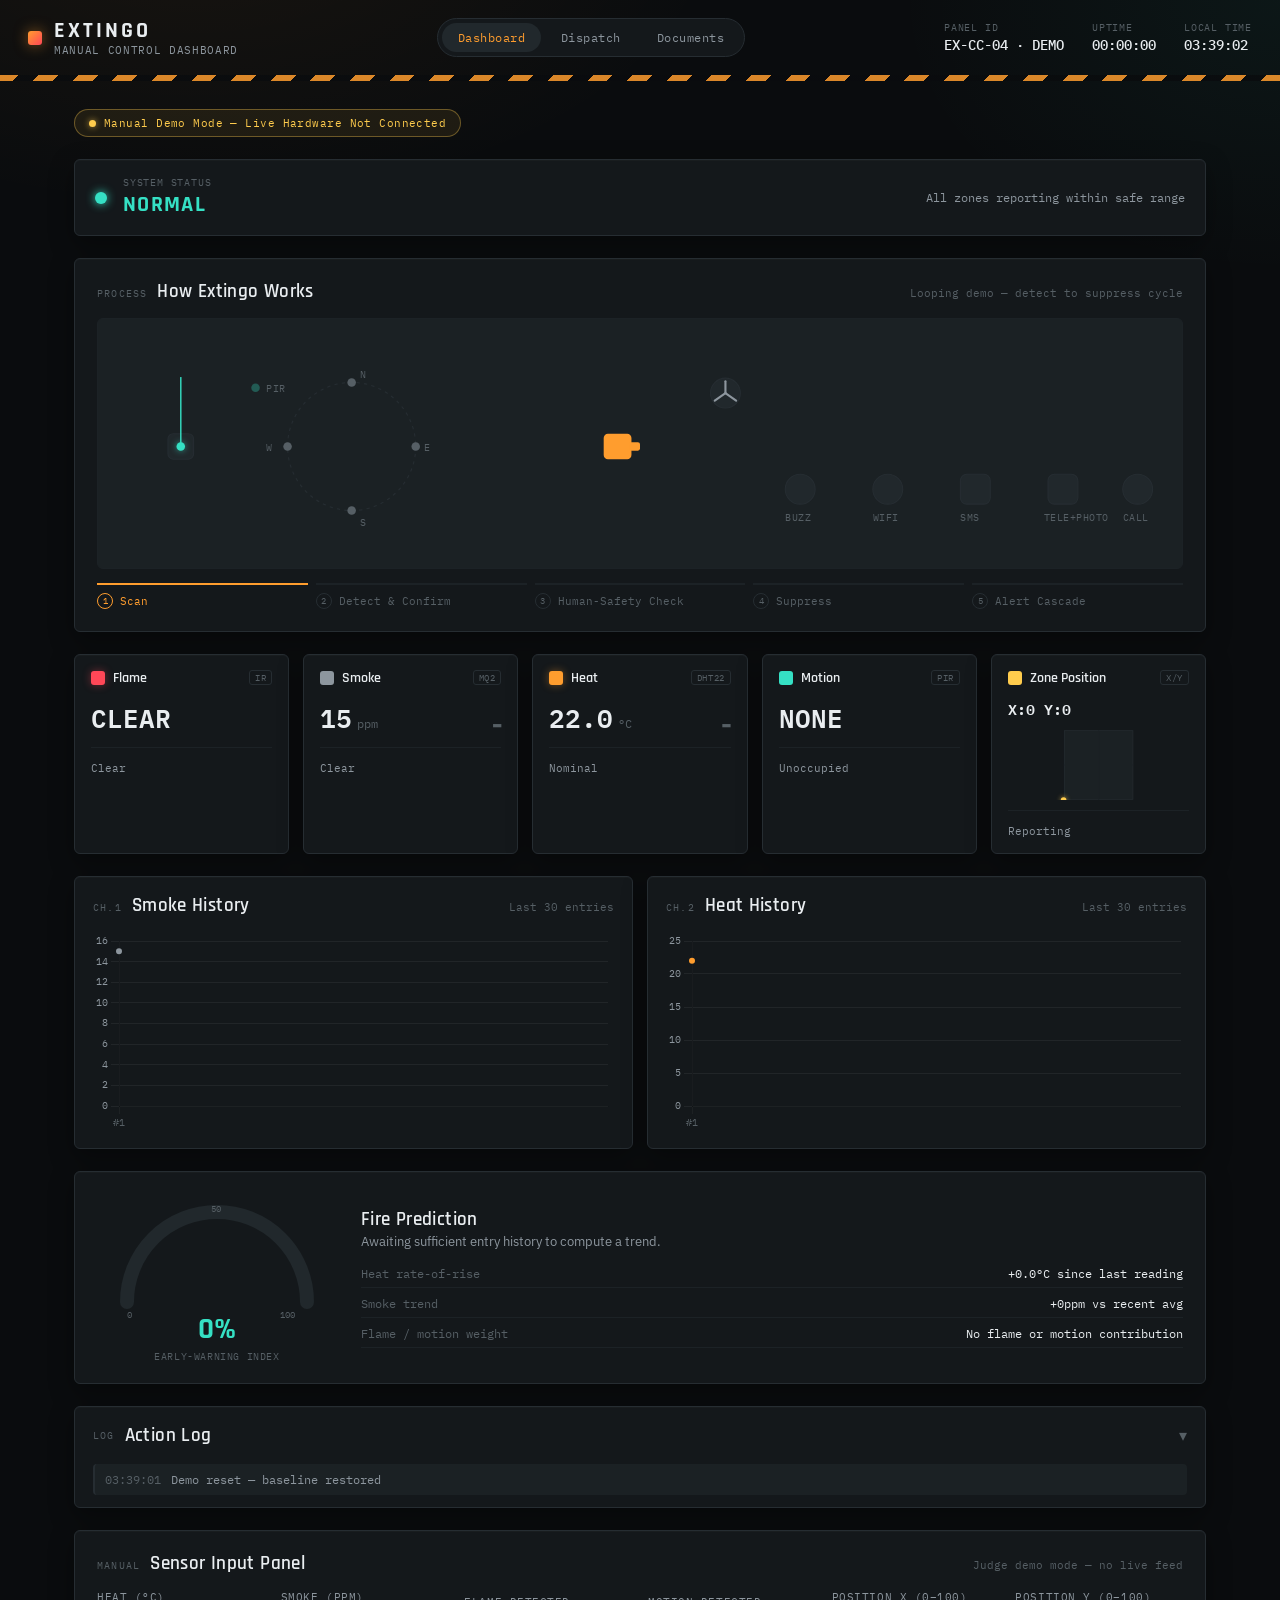
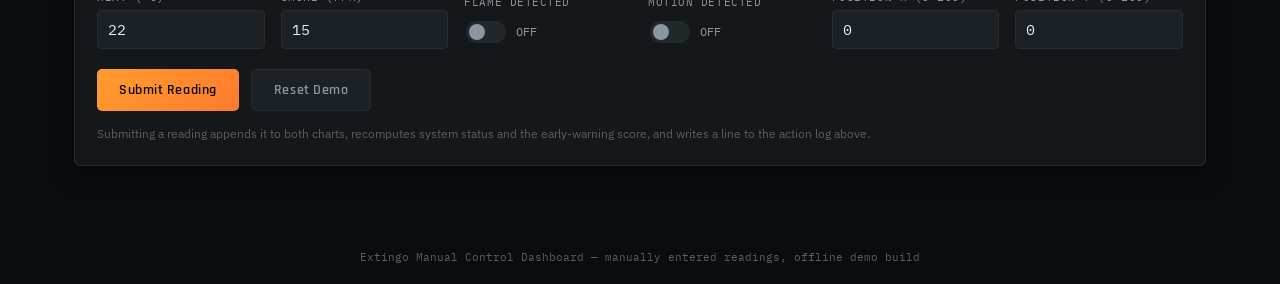
<file: index.html>
<!DOCTYPE html>
<html lang="en">
<head>
<meta charset="UTF-8">
<meta name="viewport" content="width=device-width, initial-scale=1.0">
<title>Extingo — Manual Control Dashboard</title>
<meta name="description" content="Extingo autonomous fire-safety system — manual sensor control dashboard for offline exhibition demonstration.">
<link rel="icon" type="image/svg+xml" href="assets/favicon.svg">
<link rel="stylesheet" href="assets/fonts/fonts.css">
<link rel="stylesheet" href="css/style.css">
</head>
<body>

  <div class="fd-banner" id="fd-banner" role="status" aria-live="assertive">
    <span class="fd-banner-icon" aria-hidden="true">🚒</span>
    <span class="fd-banner-text" id="fd-banner-text">Fire department informed — dispatch en route</span>
  </div>

  <header class="site-header">
    <div class="brand">
      <span class="brand-mark" aria-hidden="true"></span>
      <div class="brand-text">
        <span class="brand-name">EXTINGO</span>
        <span class="brand-sub">Manual Control Dashboard</span>
      </div>
    </div>
    <nav class="site-nav" aria-label="Primary">
      <a class="site-nav-link is-active" href="index.html">Dashboard</a>
      <a class="site-nav-link" href="dispatch-demo.html">Dispatch</a>
      <a class="site-nav-link" href="documents.html">Documents</a>
    </nav>
    <div class="header-meta">
      <div class="meta-item">
        <span class="meta-label">Panel ID</span>
        <span class="meta-value" id="panel-id">EX-CC-04 · DEMO</span>
      </div>
      <div class="meta-item">
        <span class="meta-label">Uptime</span>
        <span class="meta-value" id="uptime">00:00:00</span>
      </div>
      <div class="meta-item">
        <span class="meta-label">Local Time</span>
        <span class="meta-value" id="clock">--:--:--</span>
      </div>
    </div>
  </header>

  <div class="hazard-rule" role="presentation"></div>

  <main class="dashboard">

    <div class="demo-mode-badge" role="note">
      <span class="demo-mode-dot" aria-hidden="true"></span>
      Manual Demo Mode — Live Hardware Not Connected
    </div>

    <section id="status-banner" class="status-banner status-normal" aria-live="polite">
      <span class="status-led" aria-hidden="true"></span>
      <div class="status-copy">
        <span class="status-label">System Status</span>
        <span class="status-value" id="status-text">NORMAL</span>
      </div>
      <span class="status-detail" id="status-detail">All zones reporting within safe range</span>
    </section>

    <!--
      How Extingo Works — looping process animation.
      Depends on css/style.css (how-it-works.css merged in) and
      js/how-it-works.js (included near the bottom of this file).
    -->
    <section class="how-it-works-panel" aria-label="How Extingo works">
      <header class="panel-head">
        <span class="panel-eyebrow">PROCESS</span>
        <h3 class="panel-title">How Extingo Works</h3>
        <span class="panel-note">Looping demo — detect to suppress cycle</span>
      </header>

      <div class="hiw-stage" id="hiw-stage" data-phase="scan" data-branch="clear">
        <svg class="hiw-svg" viewBox="0 0 1000 220" xmlns="http://www.w3.org/2000/svg"
             role="img" aria-label="Animated diagram: sensor scans a room, confirms a flame, checks for people, suppresses the fire, then fires an alert cascade">

          <!-- Sensor head + radar sweep -->
          <g id="hiw-sensor">
            <rect class="hiw-sensor-body" x="58" y="98" width="24" height="24" rx="5" />
            <circle class="hiw-sensor-lens" cx="70" cy="110" r="4" />
            <line class="hiw-radar-wedge" x1="70" y1="110" x2="70" y2="45" />
          </g>

          <!-- Compass / quadrant markers -->
          <g id="hiw-compass">
            <circle class="hiw-compass-ring" cx="230" cy="110" r="60" />
            <circle class="hiw-quadrant-dot hiw-q-n" cx="230" cy="50" r="4" />
            <text class="hiw-quadrant-label" x="238" y="46">N</text>
            <circle class="hiw-quadrant-dot hiw-q-e" cx="290" cy="110" r="4" />
            <text class="hiw-quadrant-label" x="298" y="114">E</text>
            <circle class="hiw-quadrant-dot hiw-q-s" cx="230" cy="170" r="4" />
            <text class="hiw-quadrant-label" x="238" y="184">S</text>
            <circle class="hiw-quadrant-dot hiw-q-w" cx="170" cy="110" r="4" />
            <text class="hiw-quadrant-label" x="150" y="114">W</text>
          </g>

          <!-- PIR indicator -->
          <g id="hiw-pir">
            <circle class="hiw-pir-dot" cx="140" cy="55" r="4" />
            <text class="hiw-pir-label" x="150" y="59">PIR</text>
          </g>

          <!-- Flame + confirmation ring (sits at the N quadrant) -->
          <g class="hiw-flame">
            <circle class="hiw-confirm-ring" cx="230" cy="50" r="10" />
            <path class="hiw-flame-shape"
                  d="M230 40c-4 5-8 9-8 14a8 8 0 0 0 16 0c0-3-1-5-2-7 0 3-2 5-4 5-3 0-4-2-4-5 0-3 1-5 2-7z" />
          </g>

          <!-- Spray arc from pump to flame -->
          <path class="hiw-spray" d="M478 100 C 400 40, 320 30, 236 46" />

          <!-- Human silhouette -->
          <g class="hiw-person">
            <circle class="hiw-person-head" cx="380" cy="158" r="6" />
            <rect class="hiw-person-body" x="368" y="166" width="24" height="26" rx="7" />
          </g>

          <!-- Pump + PWM labels -->
          <g id="hiw-pump">
            <rect class="hiw-pump-icon" x="466" y="98" width="26" height="24" rx="4" />
            <rect class="hiw-pump-icon" x="490" y="106" width="10" height="8" rx="2" />
            <text class="hiw-pwm-label hiw-pwm-label-reduced" x="452" y="140">PWM reduced</text>
            <text class="hiw-pwm-label hiw-pwm-label-full" x="464" y="140">Full power</text>
          </g>

          <!-- Exhaust fan -->
          <g id="hiw-fan">
            <circle class="hiw-fan-hub" cx="580" cy="60" r="14" />
            <g class="hiw-fan-blades">
              <line class="hiw-fan-blade" x1="580" y1="60" x2="580" y2="49" />
              <line class="hiw-fan-blade" x1="580" y1="60" x2="590" y2="67" />
              <line class="hiw-fan-blade" x1="580" y1="60" x2="570" y2="67" />
            </g>
          </g>

          <!-- Alert cascade -->
          <path class="hiw-cascade-line" d="M650 150 L980 150" />

          <g class="hiw-cascade-icon hiw-c1">
            <circle cx="650" cy="150" r="14" />
            <text class="hiw-cascade-tag" x="636" y="180">BUZZ</text>
          </g>
          <g class="hiw-cascade-icon hiw-c2">
            <circle cx="732" cy="150" r="14" />
            <text class="hiw-cascade-tag" x="718" y="180">WIFI</text>
          </g>
          <g class="hiw-cascade-icon hiw-c3">
            <rect x="800" y="136" width="28" height="28" rx="6" />
            <text class="hiw-cascade-tag" x="800" y="180">SMS</text>
          </g>
          <g class="hiw-cascade-icon hiw-c4">
            <rect x="882" y="136" width="28" height="28" rx="6" />
            <text class="hiw-cascade-tag" x="878" y="180">TELE+PHOTO</text>
          </g>
          <g class="hiw-cascade-icon hiw-c5">
            <circle cx="966" cy="150" r="14" />
            <text class="hiw-cascade-tag" x="952" y="180">CALL</text>
          </g>

        </svg>
      </div>

      <ol class="hiw-steps" id="hiw-steps">
        <li class="hiw-step" data-step="scan"><span class="hiw-step-num">1</span><span>Scan</span></li>
        <li class="hiw-step" data-step="detect"><span class="hiw-step-num">2</span><span>Detect &amp; Confirm</span></li>
        <li class="hiw-step" data-step="safety"><span class="hiw-step-num">3</span><span>Human-Safety Check</span></li>
        <li class="hiw-step" data-step="suppress"><span class="hiw-step-num">4</span><span>Suppress</span></li>
        <li class="hiw-step" data-step="alert"><span class="hiw-step-num">5</span><span>Alert Cascade</span></li>
      </ol>

      <p class="visually-hidden" id="hiw-announcer" aria-live="polite"></p>
    </section>

    <section class="sensor-grid" aria-label="Manually entered sensor readings">

      <article class="sensor-tile" data-sensor="flame">
        <header class="tile-head">
          <span class="tile-icon tile-icon-flame" aria-hidden="true"></span>
          <h3 class="tile-title">Flame</h3>
          <span class="tile-tag">IR</span>
        </header>
        <div class="tile-body">
          <span class="tile-value" id="flame-value">CLEAR</span>
        </div>
        <footer class="tile-foot">
          <span class="tile-state" id="flame-state">Clear</span>
        </footer>
      </article>

      <article class="sensor-tile" data-sensor="smoke">
        <header class="tile-head">
          <span class="tile-icon tile-icon-smoke" aria-hidden="true"></span>
          <h3 class="tile-title">Smoke</h3>
          <span class="tile-tag">MQ2</span>
        </header>
        <div class="tile-body">
          <span class="tile-value" id="smoke-value">0</span>
          <span class="tile-unit">ppm</span>
          <span class="tile-trend" id="smoke-trend" data-trend="flat">▬</span>
        </div>
        <footer class="tile-foot">
          <span class="tile-state" id="smoke-state">Clear</span>
        </footer>
      </article>

      <article class="sensor-tile" data-sensor="heat">
        <header class="tile-head">
          <span class="tile-icon tile-icon-heat" aria-hidden="true"></span>
          <h3 class="tile-title">Heat</h3>
          <span class="tile-tag">DHT22</span>
        </header>
        <div class="tile-body">
          <span class="tile-value" id="heat-value">0</span>
          <span class="tile-unit">°C</span>
          <span class="tile-trend" id="heat-trend" data-trend="flat">▬</span>
        </div>
        <footer class="tile-foot">
          <span class="tile-state" id="heat-state">Nominal</span>
        </footer>
      </article>

      <article class="sensor-tile" data-sensor="motion">
        <header class="tile-head">
          <span class="tile-icon tile-icon-motion" aria-hidden="true"></span>
          <h3 class="tile-title">Motion</h3>
          <span class="tile-tag">PIR</span>
        </header>
        <div class="tile-body">
          <span class="tile-value" id="motion-value">NONE</span>
        </div>
        <footer class="tile-foot">
          <span class="tile-state" id="motion-state">Unoccupied</span>
        </footer>
      </article>

      <article class="sensor-tile" data-sensor="zone">
        <header class="tile-head">
          <span class="tile-icon tile-icon-zone" aria-hidden="true"></span>
          <h3 class="tile-title">Zone Position</h3>
          <span class="tile-tag">X/Y</span>
        </header>
        <div class="tile-body tile-body-zone">
          <span class="tile-value tile-value-small" id="zone-value">X:0 Y:0</span>
          <svg class="zone-map" viewBox="0 0 100 100" role="img" aria-label="Zone position map">
            <rect x="1" y="1" width="98" height="98" class="zone-map-bounds" />
            <line x1="50" y1="0" x2="50" y2="100" class="zone-map-grid" />
            <line x1="0" y1="50" x2="100" y2="50" class="zone-map-grid" />
            <circle id="zone-dot" cx="0" cy="100" r="4" class="zone-map-dot" />
          </svg>
        </div>
        <footer class="tile-foot">
          <span class="tile-state" id="zone-state">Reporting</span>
        </footer>
      </article>

    </section>

    <section class="chart-row" aria-label="Sensor history charts">
      <div class="chart-panel">
        <header class="panel-head">
          <span class="panel-eyebrow">CH.1</span>
          <h3 class="panel-title">Smoke History</h3>
          <span class="panel-note">Last 30 entries</span>
        </header>
        <div class="chart-canvas-wrap">
          <canvas id="smoke-chart" role="img" aria-label="Line chart of manually entered smoke readings over time"></canvas>
        </div>
      </div>
      <div class="chart-panel">
        <header class="panel-head">
          <span class="panel-eyebrow">CH.2</span>
          <h3 class="panel-title">Heat History</h3>
          <span class="panel-note">Last 30 entries</span>
        </header>
        <div class="chart-canvas-wrap">
          <canvas id="heat-chart" role="img" aria-label="Line chart of manually entered heat readings over time"></canvas>
        </div>
      </div>
    </section>

    <section class="prediction-panel" aria-label="Fire early-warning prediction">
      <div class="prediction-gauge-wrap">
        <svg class="prediction-gauge" viewBox="0 0 220 130" role="img" aria-labelledby="pred-gauge-title">
          <title id="pred-gauge-title">Early-warning fire risk gauge</title>
          <path class="gauge-track" d="M20 110 A90 90 0 0 1 200 110" />
          <path class="gauge-fill" id="gauge-fill" d="M20 110 A90 90 0 0 1 200 110" />
          <g id="gauge-needle" class="gauge-needle" transform="rotate(-90 110 110)">
            <line x1="110" y1="110" x2="110" y2="34" />
            <circle cx="110" cy="110" r="6" />
          </g>
          <text x="20" y="126" class="gauge-scale-label">0</text>
          <text x="104" y="20" class="gauge-scale-label">50</text>
          <text x="188" y="126" class="gauge-scale-label" text-anchor="end">100</text>
        </svg>
        <div class="gauge-readout">
          <span class="gauge-percent" id="prediction-percent">0%</span>
          <span class="gauge-caption" id="prediction-caption">Early-warning index</span>
        </div>
      </div>
      <div class="prediction-detail">
        <h3 class="panel-title">Fire Prediction</h3>
        <p class="prediction-summary" id="prediction-summary">Awaiting sufficient entry history to compute a trend.</p>
        <dl class="prediction-factors">
          <div class="factor-row">
            <dt>Heat rate-of-rise</dt>
            <dd id="factor-heat-ror">—</dd>
          </div>
          <div class="factor-row">
            <dt>Smoke trend</dt>
            <dd id="factor-smoke-trend">—</dd>
          </div>
          <div class="factor-row">
            <dt>Flame / motion weight</dt>
            <dd id="factor-flame-motion">—</dd>
          </div>
        </dl>
      </div>
    </section>

    <section class="log-panel">
      <button type="button" class="log-toggle" id="log-toggle" aria-expanded="true" aria-controls="log-list">
        <span class="panel-eyebrow">LOG</span>
        <h3 class="panel-title">Action Log</h3>
        <span class="log-toggle-icon" aria-hidden="true">▾</span>
      </button>
      <ul class="log-list" id="log-list"></ul>
    </section>

    <section class="input-panel" aria-label="Manual sensor input controls">
      <header class="panel-head">
        <span class="panel-eyebrow">MANUAL</span>
        <h3 class="panel-title">Sensor Input Panel</h3>
        <span class="panel-note">Judge demo mode — no live feed</span>
      </header>

      <div class="input-grid">

        <div class="input-field">
          <label for="input-heat">Heat (°C)</label>
          <input type="number" id="input-heat" step="0.1" min="0" max="150" value="22">
        </div>

        <div class="input-field">
          <label for="input-smoke">Smoke (ppm)</label>
          <input type="number" id="input-smoke" step="1" min="0" max="3000" value="15">
        </div>

        <div class="input-field input-field-toggle">
          <span class="input-field-label">Flame Detected</span>
          <button type="button" class="toggle-btn" id="toggle-flame" data-active="false" aria-pressed="false">
            <span class="toggle-track" aria-hidden="true"><span class="toggle-thumb"></span></span>
            <span class="toggle-btn-label" id="toggle-flame-label">OFF</span>
          </button>
        </div>

        <div class="input-field input-field-toggle">
          <span class="input-field-label">Motion Detected</span>
          <button type="button" class="toggle-btn" id="toggle-motion" data-active="false" aria-pressed="false">
            <span class="toggle-track" aria-hidden="true"><span class="toggle-thumb"></span></span>
            <span class="toggle-btn-label" id="toggle-motion-label">OFF</span>
          </button>
        </div>

        <div class="input-field">
          <label for="input-x">Position X (0–100)</label>
          <input type="number" id="input-x" step="1" min="0" max="100" value="0">
        </div>

        <div class="input-field">
          <label for="input-y">Position Y (0–100)</label>
          <input type="number" id="input-y" step="1" min="0" max="100" value="0">
        </div>

      </div>

      <div class="input-actions">
        <button type="button" class="submit-btn" id="submit-reading">Submit Reading</button>
        <button type="button" class="reset-btn" id="reset-demo">Reset Demo</button>
      </div>
      <p class="input-hint">Submitting a reading appends it to both charts, recomputes system status and the early-warning score, and writes a line to the action log above.</p>
    </section>

  </main>

  <footer class="site-footer">
    <span>Extingo Manual Control Dashboard — manually entered readings, offline demo build</span>
  </footer>

  <script src="js/chart.umd.js"></script>
  <script src="js/alert-system.js"></script>
  <script src="js/manual-dashboard.js"></script>
  <script src="js/how-it-works.js"></script>
</body>
</html>
</file>
<file: assets/fonts/fonts.css>
/* Local, offline-safe font files — replaces the Google Fonts CDN link. */

@font-face {
  font-family: 'Rajdhani';
  font-style: normal;
  font-weight: 500;
  font-display: swap;
  src: url('rajdhani-latin-500-normal.woff2') format('woff2');
}
@font-face {
  font-family: 'Rajdhani';
  font-style: normal;
  font-weight: 600;
  font-display: swap;
  src: url('rajdhani-latin-600-normal.woff2') format('woff2');
}
@font-face {
  font-family: 'Rajdhani';
  font-style: normal;
  font-weight: 700;
  font-display: swap;
  src: url('rajdhani-latin-700-normal.woff2') format('woff2');
}

@font-face {
  font-family: 'IBM Plex Sans';
  font-style: normal;
  font-weight: 400;
  font-display: swap;
  src: url('ibm-plex-sans-latin-400-normal.woff2') format('woff2');
}
@font-face {
  font-family: 'IBM Plex Sans';
  font-style: normal;
  font-weight: 500;
  font-display: swap;
  src: url('ibm-plex-sans-latin-500-normal.woff2') format('woff2');
}
@font-face {
  font-family: 'IBM Plex Sans';
  font-style: normal;
  font-weight: 600;
  font-display: swap;
  src: url('ibm-plex-sans-latin-600-normal.woff2') format('woff2');
}

@font-face {
  font-family: 'IBM Plex Mono';
  font-style: normal;
  font-weight: 400;
  font-display: swap;
  src: url('ibm-plex-mono-latin-400-normal.woff2') format('woff2');
}
@font-face {
  font-family: 'IBM Plex Mono';
  font-style: normal;
  font-weight: 500;
  font-display: swap;
  src: url('ibm-plex-mono-latin-500-normal.woff2') format('woff2');
}
@font-face {
  font-family: 'IBM Plex Mono';
  font-style: normal;
  font-weight: 600;
  font-display: swap;
  src: url('ibm-plex-mono-latin-600-normal.woff2') format('woff2');
}
</file>
<file: css/style.css>
/* ==========================================================================
   Extingo Manual Control Dashboard
   Tokens
   ========================================================================== */
:root {
  --bg: #0a0c0e;
  --surface: #14181b;
  --surface-2: #1b2124;
  --surface-3: #21282c;
  --border: #262d32;
  --border-soft: #1c2226;

  --text: #e9edf0;
  --text-dim: #8d969e;
  --text-faint: #565f65;

  --amber: #ff9d2e;
  --amber-dim: #7a4f1c;
  --red: #ff4757;
  --red-dim: #6e232b;
  --teal: #35e0c4;
  --teal-dim: #1c5a4e;
  --yellow: #ffcc4d;

  --font-display: 'Rajdhani', sans-serif;
  --font-body: 'IBM Plex Sans', sans-serif;
  --font-mono: 'IBM Plex Mono', monospace;

  --radius: 6px;
  --shadow-panel: 0 1px 0 rgba(255,255,255,0.02) inset, 0 8px 24px rgba(0,0,0,0.35);
}

* { box-sizing: border-box; }

html, body {
  margin: 0;
  padding: 0;
  background: var(--bg);
  color: var(--text);
  font-family: var(--font-body);
  -webkit-font-smoothing: antialiased;
}

body {
  background-image:
    radial-gradient(ellipse 900px 500px at 15% -10%, rgba(255,157,46,0.06), transparent 60%),
    radial-gradient(ellipse 700px 500px at 100% 0%, rgba(53,224,196,0.05), transparent 55%);
  background-attachment: fixed;
}

h1, h2, h3 { margin: 0; font-family: var(--font-display); }

/* ==========================================================================
   Fire-department-informed banner (top of page)
   Hidden by default; shown + pulsing on a 3s loop while an emergency is
   active, stopped when the incident clears or the demo is reset.
   ========================================================================== */
.fd-banner {
  position: sticky;
  top: 0;
  z-index: 500;
  display: none;
  align-items: center;
  justify-content: center;
  gap: 10px;
  padding: 12px 20px;
  background: linear-gradient(90deg, var(--red), var(--amber));
  color: #0a0c0e;
  font-family: var(--font-display);
  font-weight: 700;
  font-size: 15px;
  letter-spacing: 0.03em;
  text-transform: uppercase;
  box-shadow: 0 2px 18px rgba(255, 71, 87, 0.45);
}

.fd-banner.is-visible {
  display: flex;
  animation: fd-banner-pulse 3s ease-in-out infinite;
}

.fd-banner-icon { font-size: 18px; }

@keyframes fd-banner-pulse {
  0%   { filter: brightness(1);    transform: scale(1); }
  50%  { filter: brightness(1.35); transform: scale(1.015); }
  100% { filter: brightness(1);    transform: scale(1); }
}

@media (prefers-reduced-motion: reduce) {
  .fd-banner.is-visible { animation: none; }
}

/* ==========================================================================
   Header
   ========================================================================== */
.site-header {
  display: flex;
  align-items: center;
  justify-content: space-between;
  gap: 24px;
  padding: 18px 28px;
  flex-wrap: wrap;
}

.brand { display: flex; align-items: center; gap: 12px; }

.brand-mark {
  width: 14px;
  height: 14px;
  border-radius: 3px;
  background: linear-gradient(135deg, var(--amber), var(--red));
  box-shadow: 0 0 14px rgba(255,157,46,0.5);
  flex-shrink: 0;
}

.brand-text { display: flex; flex-direction: column; line-height: 1.1; }

.brand-name {
  font-family: var(--font-display);
  font-weight: 700;
  font-size: 22px;
  letter-spacing: 0.14em;
}

.brand-sub {
  font-family: var(--font-mono);
  font-size: 11px;
  color: var(--text-dim);
  letter-spacing: 0.06em;
  text-transform: uppercase;
}

.site-nav {
  display: flex;
  gap: 4px;
  background: var(--surface);
  border: 1px solid var(--border);
  border-radius: 20px;
  padding: 4px;
}

.site-nav-link {
  font-family: var(--font-mono);
  font-size: 12px;
  letter-spacing: 0.04em;
  text-decoration: none;
  color: var(--text-dim);
  padding: 7px 16px;
  border-radius: 16px;
  transition: color 0.2s ease, background 0.2s ease;
}
.site-nav-link:hover { color: var(--text); }
.site-nav-link.is-active {
  background: var(--surface-3);
  color: var(--amber);
}

.header-meta { display: flex; gap: 28px; flex-wrap: wrap; }

.meta-item { display: flex; flex-direction: column; gap: 2px; }

.meta-label {
  font-family: var(--font-mono);
  font-size: 10px;
  text-transform: uppercase;
  letter-spacing: 0.08em;
  color: var(--text-faint);
}

.meta-value {
  font-family: var(--font-mono);
  font-size: 14px;
  color: var(--text);
  font-weight: 500;
}

/* ==========================================================================
   Hazard rule — signature element
   ========================================================================== */
.hazard-rule {
  height: 6px;
  width: 100%;
  background: repeating-linear-gradient(
    -45deg,
    var(--amber) 0px,
    var(--amber) 14px,
    #0a0c0e 14px,
    #0a0c0e 28px
  );
  opacity: 0.85;
}

/* ==========================================================================
   Dashboard layout
   ========================================================================== */
.dashboard {
  max-width: 1180px;
  margin: 0 auto;
  padding: 28px 24px 64px;
  display: flex;
  flex-direction: column;
  gap: 22px;
}

.panel-eyebrow {
  font-family: var(--font-mono);
  font-size: 10px;
  letter-spacing: 0.12em;
  color: var(--text-faint);
  text-transform: uppercase;
}

.panel-title {
  font-size: 19px;
  font-weight: 600;
  letter-spacing: 0.02em;
}

.panel-note {
  font-family: var(--font-mono);
  font-size: 11px;
  color: var(--text-faint);
}

.panel-head {
  display: flex;
  align-items: baseline;
  gap: 10px;
  margin-bottom: 14px;
  flex-wrap: wrap;
}
.panel-head .panel-title { margin-right: auto; }

/* ==========================================================================
   Demo mode badge
   ========================================================================== */
.demo-mode-badge {
  align-self: flex-start;
  display: inline-flex;
  align-items: center;
  gap: 8px;
  font-family: var(--font-mono);
  font-size: 11px;
  letter-spacing: 0.04em;
  color: var(--yellow);
  background: rgba(255, 204, 77, 0.08);
  border: 1px solid rgba(255, 204, 77, 0.35);
  border-radius: 20px;
  padding: 6px 14px;
}

.demo-mode-dot {
  width: 7px;
  height: 7px;
  border-radius: 50%;
  background: var(--yellow);
  box-shadow: 0 0 6px rgba(255, 204, 77, 0.7);
  flex-shrink: 0;
}

/* ==========================================================================
   Status banner
   ========================================================================== */
.status-banner {
  display: flex;
  align-items: center;
  gap: 16px;
  padding: 16px 20px;
  border-radius: var(--radius);
  border: 1px solid var(--border);
  background: var(--surface);
  box-shadow: var(--shadow-panel);
  transition: background 0.4s ease, border-color 0.4s ease;
}

.status-led {
  width: 12px;
  height: 12px;
  border-radius: 50%;
  background: var(--teal);
  box-shadow: 0 0 10px var(--teal);
  flex-shrink: 0;
}

.status-copy { display: flex; flex-direction: column; gap: 2px; }

.status-label {
  font-family: var(--font-mono);
  font-size: 10px;
  color: var(--text-faint);
  text-transform: uppercase;
  letter-spacing: 0.08em;
}

.status-value {
  font-family: var(--font-display);
  font-weight: 700;
  font-size: 22px;
  letter-spacing: 0.06em;
}

.status-detail {
  font-family: var(--font-mono);
  font-size: 12px;
  color: var(--text-dim);
  margin-left: auto;
  text-align: right;
}

.status-normal .status-led { background: var(--teal); box-shadow: 0 0 10px var(--teal); }
.status-normal .status-value { color: var(--teal); }

.status-warning { border-color: var(--amber-dim); background: linear-gradient(0deg, var(--surface), var(--surface)), var(--surface); }
.status-warning .status-led { background: var(--amber); box-shadow: 0 0 10px var(--amber); }
.status-warning .status-value { color: var(--amber); }

.status-emergency {
  border-color: var(--red);
  background: linear-gradient(180deg, rgba(255,71,87,0.10), rgba(255,71,87,0.02));
  animation: emergency-pulse 1.4s ease-in-out infinite;
}
.status-emergency .status-led { background: var(--red); box-shadow: 0 0 14px var(--red); }
.status-emergency .status-value { color: var(--red); }

@keyframes emergency-pulse {
  0%, 100% { box-shadow: 0 0 0 rgba(255,71,87,0); }
  50% { box-shadow: 0 0 26px rgba(255,71,87,0.28); }
}

/* ==========================================================================
   Sensor grid
   ========================================================================== */
.sensor-grid {
  display: grid;
  grid-template-columns: repeat(auto-fit, minmax(170px, 1fr));
  gap: 14px;
}

.sensor-tile {
  background: var(--surface);
  border: 1px solid var(--border);
  border-radius: var(--radius);
  padding: 14px 16px;
  display: flex;
  flex-direction: column;
  gap: 10px;
  box-shadow: var(--shadow-panel);
  transition: border-color 0.3s ease;
}

.sensor-tile[data-state="warning"] { border-color: var(--amber-dim); }
.sensor-tile[data-state="emergency"] { border-color: var(--red); }

.tile-head { display: flex; align-items: center; gap: 8px; }

.tile-icon {
  width: 14px;
  height: 14px;
  border-radius: 3px;
  background: var(--surface-3);
  flex-shrink: 0;
}
.tile-icon-flame { background: var(--red); box-shadow: 0 0 8px rgba(255,71,87,0.4); }
.tile-icon-smoke { background: var(--text-dim); }
.tile-icon-heat { background: var(--amber); box-shadow: 0 0 8px rgba(255,157,46,0.4); }
.tile-icon-motion { background: var(--teal); }
.tile-icon-zone { background: var(--yellow); }

.tile-title {
  font-size: 14px;
  font-weight: 600;
  flex: 1;
}

.tile-tag {
  font-family: var(--font-mono);
  font-size: 9px;
  color: var(--text-faint);
  border: 1px solid var(--border);
  border-radius: 3px;
  padding: 1px 5px;
  letter-spacing: 0.06em;
}

.tile-body {
  display: flex;
  align-items: baseline;
  gap: 5px;
  font-family: var(--font-mono);
}

.tile-value {
  font-size: 26px;
  font-weight: 600;
  color: var(--text);
}
.tile-value-small { font-size: 15px; }

.tile-unit { font-size: 12px; color: var(--text-faint); }

.tile-trend { margin-left: auto; font-size: 14px; color: var(--text-faint); }
.tile-trend[data-trend="up"] { color: var(--amber); }
.tile-trend[data-trend="down"] { color: var(--teal); }

.tile-foot { border-top: 1px solid var(--border-soft); padding-top: 8px; }

.tile-state {
  font-family: var(--font-mono);
  font-size: 11px;
  color: var(--text-dim);
}

.sensor-tile[data-state="warning"] .tile-state { color: var(--amber); }
.sensor-tile[data-state="emergency"] .tile-state { color: var(--red); }

.tile-body-zone { flex-direction: column; align-items: stretch; gap: 8px; }

.zone-map { width: 100%; height: 70px; }
.zone-map-bounds { fill: var(--surface-2); stroke: var(--border); stroke-width: 1; }
.zone-map-grid { stroke: var(--border-soft); stroke-width: 1; }
.zone-map-dot { fill: var(--yellow); filter: drop-shadow(0 0 4px rgba(255,204,77,0.7)); transition: cx 0.4s ease, cy 0.4s ease; }

/* ==========================================================================
   Charts
   ========================================================================== */
.chart-row {
  display: grid;
  grid-template-columns: 1fr 1fr;
  gap: 14px;
}

.chart-panel {
  background: var(--surface);
  border: 1px solid var(--border);
  border-radius: var(--radius);
  padding: 16px 18px;
  box-shadow: var(--shadow-panel);
}

.chart-canvas-wrap { height: 200px; position: relative; }

/* ==========================================================================
   Prediction gauge
   ========================================================================== */
.prediction-panel {
  background: var(--surface);
  border: 1px solid var(--border);
  border-radius: var(--radius);
  padding: 20px 22px;
  display: grid;
  grid-template-columns: 240px 1fr;
  gap: 24px;
  align-items: center;
  box-shadow: var(--shadow-panel);
}

.prediction-gauge-wrap { display: flex; flex-direction: column; align-items: center; gap: 6px; }

.prediction-gauge { width: 100%; max-width: 220px; }

.gauge-track { fill: none; stroke: var(--surface-3); stroke-width: 14; stroke-linecap: round; }

.gauge-fill {
  fill: none;
  stroke: var(--teal);
  stroke-width: 14;
  stroke-linecap: round;
  stroke-dasharray: 283;
  stroke-dashoffset: 283;
  transition: stroke-dashoffset 0.5s ease, stroke 0.5s ease;
}

.gauge-needle line { stroke: var(--text); stroke-width: 2.5; }
.gauge-needle circle { fill: var(--text); }
.gauge-needle { transition: transform 0.5s ease; transform-origin: 110px 110px; }

.gauge-scale-label { font-family: var(--font-mono); font-size: 9px; fill: var(--text-faint); }

.gauge-readout { display: flex; flex-direction: column; align-items: center; gap: 2px; margin-top: -18px; }

.gauge-percent { font-family: var(--font-display); font-size: 30px; font-weight: 700; }

.gauge-caption { font-family: var(--font-mono); font-size: 10px; color: var(--text-faint); text-transform: uppercase; letter-spacing: 0.06em; }

.prediction-summary { font-size: 13px; color: var(--text-dim); line-height: 1.5; margin: 0 0 14px; }

.prediction-factors { display: flex; flex-direction: column; gap: 8px; margin: 0; }

.factor-row {
  display: flex;
  justify-content: space-between;
  gap: 12px;
  font-family: var(--font-mono);
  font-size: 12px;
  border-bottom: 1px solid var(--border-soft);
  padding-bottom: 6px;
}
.factor-row dt { color: var(--text-faint); }
.factor-row dd { margin: 0; color: var(--text); }

/* ==========================================================================
   Action log
   ========================================================================== */
.log-panel {
  background: var(--surface);
  border: 1px solid var(--border);
  border-radius: var(--radius);
  padding: 4px 18px 12px;
  box-shadow: var(--shadow-panel);
}

.log-toggle {
  all: unset;
  display: flex;
  align-items: center;
  gap: 10px;
  width: 100%;
  cursor: pointer;
  padding: 12px 0;
  box-sizing: border-box;
}
.log-toggle .panel-title { margin-right: auto; }
.log-toggle-icon { color: var(--text-faint); transition: transform 0.25s ease; }
.log-toggle[aria-expanded="false"] .log-toggle-icon { transform: rotate(-90deg); }
.log-toggle[aria-expanded="false"] + .log-list { display: none; }

.log-list {
  list-style: none;
  margin: 4px 0 0;
  padding: 0;
  display: flex;
  flex-direction: column;
  gap: 6px;
}

.log-list li {
  display: flex;
  gap: 10px;
  font-family: var(--font-mono);
  font-size: 12px;
  padding: 8px 10px;
  border-radius: 4px;
  background: var(--surface-2);
  border-left: 2px solid var(--border);
  color: var(--text-dim);
}

.log-list li .log-time { color: var(--text-faint); flex-shrink: 0; }
.log-list li.log-warning { border-left-color: var(--amber); color: var(--text); }
.log-list li.log-emergency { border-left-color: var(--red); color: var(--text); }
.log-list li.log-normal { border-left-color: var(--teal); }
.log-list li.log-info { border-left-color: var(--border); }

.log-empty { color: var(--text-faint); font-style: normal; padding: 10px; }

/* ==========================================================================
   Manual input panel
   ========================================================================== */
.input-panel {
  background: var(--surface);
  border: 1px solid var(--border);
  border-radius: var(--radius);
  padding: 20px 22px 22px;
  box-shadow: var(--shadow-panel);
}

.input-grid {
  display: grid;
  grid-template-columns: repeat(auto-fit, minmax(160px, 1fr));
  gap: 16px;
}

.input-field { display: flex; flex-direction: column; gap: 6px; }

.input-field label,
.input-field-label {
  font-family: var(--font-mono);
  font-size: 11px;
  color: var(--text-dim);
  text-transform: uppercase;
  letter-spacing: 0.05em;
}

.input-field input[type="number"] {
  background: var(--surface-2);
  border: 1px solid var(--border);
  border-radius: 4px;
  color: var(--text);
  font-family: var(--font-mono);
  font-size: 15px;
  padding: 9px 10px;
  width: 100%;
}
.input-field input[type="number"]:focus {
  outline: 2px solid var(--teal);
  outline-offset: 1px;
  border-color: var(--teal);
}

.input-field-toggle { justify-content: flex-end; }

.toggle-btn {
  all: unset;
  display: flex;
  align-items: center;
  gap: 10px;
  cursor: pointer;
  padding: 6px 2px;
}
.toggle-btn:focus-visible { outline: 2px solid var(--teal); outline-offset: 3px; border-radius: 4px; }

.toggle-track {
  width: 40px;
  height: 22px;
  border-radius: 12px;
  background: var(--surface-3);
  border: 1px solid var(--border);
  position: relative;
  display: inline-block;
  transition: background 0.25s ease, border-color 0.25s ease;
}
.toggle-thumb {
  position: absolute;
  top: 2px;
  left: 2px;
  width: 16px;
  height: 16px;
  border-radius: 50%;
  background: var(--text-dim);
  transition: transform 0.25s ease, background 0.25s ease;
}
.toggle-btn[data-active="true"] .toggle-track { background: var(--red-dim); border-color: var(--red); }
.toggle-btn[data-active="true"] .toggle-thumb { transform: translateX(18px); background: var(--red); }
#toggle-motion[data-active="true"] .toggle-track { background: var(--teal-dim); border-color: var(--teal); }
#toggle-motion[data-active="true"] .toggle-thumb { background: var(--teal); }

.toggle-btn-label {
  font-family: var(--font-mono);
  font-size: 12px;
  color: var(--text-dim);
  min-width: 28px;
}

.input-actions {
  display: flex;
  gap: 12px;
  margin-top: 20px;
  flex-wrap: wrap;
}

.submit-btn, .reset-btn {
  all: unset;
  cursor: pointer;
  font-family: var(--font-display);
  font-weight: 600;
  font-size: 14px;
  letter-spacing: 0.04em;
  padding: 11px 22px;
  border-radius: 5px;
  text-align: center;
}

.submit-btn {
  background: linear-gradient(135deg, var(--amber), #ff7a2e);
  color: #0a0c0e;
}
.submit-btn:hover { filter: brightness(1.08); }
.submit-btn:focus-visible { outline: 2px solid var(--text); outline-offset: 2px; }

.reset-btn {
  background: var(--surface-2);
  border: 1px solid var(--border);
  color: var(--text-dim);
}
.reset-btn:hover { border-color: var(--text-dim); color: var(--text); }
.reset-btn:focus-visible { outline: 2px solid var(--text); outline-offset: 2px; }

.resolve-btn {
  all: unset;
  cursor: pointer;
  font-family: var(--font-display);
  font-weight: 600;
  font-size: 14px;
  letter-spacing: 0.04em;
  padding: 11px 22px;
  border-radius: 5px;
  text-align: center;
  background: linear-gradient(135deg, var(--teal), #1fb39c);
  color: #0a0c0e;
}
.resolve-btn:hover { filter: brightness(1.08); }
.resolve-btn:focus-visible { outline: 2px solid var(--text); outline-offset: 2px; }

.input-hint {
  margin: 14px 0 0;
  font-size: 12px;
  color: var(--text-faint);
  line-height: 1.5;
}

/* ==========================================================================
   Documents page
   ========================================================================== */
.page-intro {
  display: flex;
  flex-direction: column;
  gap: 4px;
  margin-bottom: 4px;
}
.page-intro .panel-title { font-size: 24px; }
.page-intro-note {
  font-family: var(--font-mono);
  font-size: 12px;
  color: var(--text-faint);
}

.doc-grid {
  display: grid;
  grid-template-columns: repeat(auto-fit, minmax(280px, 1fr));
  gap: 18px;
}

.doc-card {
  background: var(--surface);
  border: 1px solid var(--border);
  border-radius: var(--radius);
  box-shadow: var(--shadow-panel);
  display: flex;
  flex-direction: column;
  overflow: hidden;
}

.doc-card-head {
  padding: 16px 18px 12px;
  display: flex;
  flex-direction: column;
  gap: 4px;
}

.doc-card-eyebrow {
  font-family: var(--font-mono);
  font-size: 10px;
  letter-spacing: 0.1em;
  text-transform: uppercase;
  color: var(--amber);
}

.doc-card-title {
  font-family: var(--font-display);
  font-size: 19px;
  font-weight: 600;
}

.doc-card-desc {
  font-size: 13px;
  color: var(--text-dim);
  line-height: 1.4;
  margin: 2px 0 0;
}

.doc-preview-wrap {
  position: relative;
  height: 220px;
  background: var(--surface-2);
  border-top: 1px solid var(--border-soft);
  border-bottom: 1px solid var(--border-soft);
}

.doc-preview-wrap iframe,
.doc-preview-wrap video {
  width: 100%;
  height: 100%;
  border: 0;
  display: block;
  background: #0d1011;
}

.doc-preview-fallback {
  position: absolute;
  inset: 0;
  display: flex;
  align-items: center;
  justify-content: center;
  flex-direction: column;
  gap: 6px;
  padding: 16px;
  text-align: center;
  font-family: var(--font-mono);
  font-size: 11px;
  color: var(--text-faint);
  pointer-events: none;
}

.doc-card-foot {
  padding: 12px 18px 16px;
  display: flex;
  align-items: center;
  gap: 12px;
}

.doc-tag {
  font-family: var(--font-mono);
  font-size: 10px;
  color: var(--text-faint);
  border: 1px solid var(--border);
  border-radius: 3px;
  padding: 2px 6px;
  letter-spacing: 0.04em;
}

.doc-download {
  margin-left: auto;
  display: inline-flex;
  align-items: center;
  gap: 6px;
  font-family: var(--font-display);
  font-weight: 600;
  font-size: 13px;
  letter-spacing: 0.02em;
  color: #0a0c0e;
  background: linear-gradient(135deg, var(--amber), #ff7a2e);
  text-decoration: none;
  padding: 8px 16px;
  border-radius: 5px;
  transition: filter 0.2s ease;
}
.doc-download:hover { filter: brightness(1.08); }
.doc-download:focus-visible { outline: 2px solid var(--text); outline-offset: 2px; }
.doc-download-icon { font-size: 12px; }

/* ==========================================================================
   Footer
   ========================================================================== */
.site-footer {
  text-align: center;
  padding: 20px;
  font-family: var(--font-mono);
  font-size: 11px;
  color: var(--text-faint);
}

/* ==========================================================================
   Fire alert overlay (popup + siren UI) — shared across pages
   ========================================================================== */
.ext-alert-overlay {
  position: fixed;
  inset: 0;
  z-index: 999;
  display: flex;
  align-items: center;
  justify-content: center;
  background: rgba(5, 3, 2, 0.72);
  backdrop-filter: blur(3px);
  opacity: 0;
  pointer-events: none;
  transition: opacity 0.25s ease;
}
.ext-alert-overlay.is-visible {
  opacity: 1;
  pointer-events: auto;
}

.ext-alert-card {
  background: var(--surface);
  border: 1px solid var(--red);
  border-radius: 10px;
  box-shadow: 0 0 0 1px rgba(255,71,87,0.15), 0 20px 60px rgba(0,0,0,0.6);
  padding: 36px 40px;
  max-width: 420px;
  width: calc(100% - 48px);
  text-align: center;
  transform: scale(0.92) translateY(8px);
  transition: transform 0.3s cubic-bezier(0.34, 1.56, 0.64, 1);
}
.ext-alert-overlay.is-visible .ext-alert-card {
  transform: scale(1) translateY(0);
}

.ext-alert-icon {
  font-size: 3.2rem;
  line-height: 1;
  margin-bottom: 10px;
  animation: ext-alert-pulse 0.8s ease-in-out infinite alternate;
}
@keyframes ext-alert-pulse {
  from { transform: scale(1); filter: drop-shadow(0 0 4px rgba(255,71,87,0.4)); }
  to   { transform: scale(1.15); filter: drop-shadow(0 0 16px rgba(255,71,87,0.85)); }
}

.ext-alert-title {
  font-family: var(--font-display);
  font-size: 26px;
  font-weight: 700;
  letter-spacing: 0.08em;
  color: var(--red);
  margin: 0 0 8px;
}

.ext-alert-detail {
  font-family: var(--font-mono);
  font-size: 13px;
  color: var(--text-dim);
  margin: 0 0 22px;
  line-height: 1.5;
  white-space: pre-line;
}

.ext-alert-ack {
  all: unset;
  cursor: pointer;
  font-family: var(--font-display);
  font-weight: 600;
  font-size: 15px;
  letter-spacing: 0.05em;
  color: #0a0c0e;
  background: linear-gradient(135deg, var(--red), #ff6b6b);
  padding: 12px 32px;
  border-radius: 6px;
  transition: filter 0.2s ease;
}
.ext-alert-ack:hover { filter: brightness(1.1); }
.ext-alert-ack:focus-visible { outline: 2px solid #fff; outline-offset: 3px; }

@media (prefers-reduced-motion: reduce) {
  .ext-alert-icon { animation: none; }
  .ext-alert-card { transition: none; }
}

/* ==========================================================================
   Focus-visible polish (keyboard navigation)
   ========================================================================== */
a:focus-visible,
button:focus-visible {
  outline: 2px solid var(--teal);
  outline-offset: 2px;
  border-radius: 4px;
}

/* ==========================================================================
   Page transition polish — soft fade-in on load
   ========================================================================== */
.dashboard,
.site-header {
  animation: ext-page-fade-in 0.4s ease both;
}
@keyframes ext-page-fade-in {
  from { opacity: 0; transform: translateY(6px); }
  to   { opacity: 1; transform: translateY(0); }
}

/* ==========================================================================
   Responsive
   ========================================================================== */
@media (max-width: 760px) {
  .chart-row { grid-template-columns: 1fr; }
  .prediction-panel { grid-template-columns: 1fr; }
  .status-detail { display: none; }
}

/* ==========================================================================
   Reduced motion
   ========================================================================== */
@media (prefers-reduced-motion: reduce) {
  .status-emergency { animation: none; }
  .gauge-needle, .gauge-fill, .zone-map-dot { transition: none; }
  .dashboard, .site-header { animation: none; }
}

/* ==========================================================================
   How Extingo Works — looping process animation panel
   Append to css/style.css (uses the same design tokens: --amber, --teal,
   --red, --surface, --border, --font-mono, --font-display, radius, shadow)
   ========================================================================== */

.visually-hidden {
  position: absolute;
  width: 1px;
  height: 1px;
  padding: 0;
  margin: -1px;
  overflow: hidden;
  clip: rect(0, 0, 0, 0);
  white-space: nowrap;
  border: 0;
}

.how-it-works-panel {
  background: var(--surface);
  border: 1px solid var(--border);
  border-radius: var(--radius);
  padding: 20px 22px 22px;
  box-shadow: var(--shadow-panel);
}

.hiw-stage {
  background: var(--surface-2);
  border: 1px solid var(--border-soft);
  border-radius: var(--radius);
  padding: 10px 8px 4px;
}

.hiw-svg {
  width: 100%;
  height: auto;
  display: block;
  overflow: visible;
}

/* Sensor head + radar sweep --------------------------------------------- */
.hiw-sensor-body { fill: var(--surface-3); stroke: var(--border); stroke-width: 1; }
.hiw-sensor-lens { fill: var(--teal); filter: drop-shadow(0 0 3px rgba(53,224,196,0.6)); }

.hiw-radar-wedge {
  stroke: var(--teal);
  stroke-width: 1.5;
  opacity: 0.35;
  transform-origin: 70px 110px;
  transition: opacity 0.4s ease;
}
[data-phase="scan"] .hiw-radar-wedge {
  opacity: 0.9;
  animation: hiw-radar-sweep 4.9s ease-in-out 1;
}

@keyframes hiw-radar-sweep {
  0%   { transform: rotate(-52deg); }
  50%  { transform: rotate(52deg); }
  100% { transform: rotate(-52deg); }
}

/* Compass / quadrant markers --------------------------------------------- */
.hiw-compass-ring { fill: none; stroke: var(--border); stroke-width: 1; stroke-dasharray: 3 4; }

.hiw-quadrant-dot {
  fill: var(--text-faint);
  transition: fill 0.3s ease, filter 0.3s ease;
}
.hiw-quadrant-label {
  font-family: var(--font-mono);
  font-size: 9px;
  fill: var(--text-faint);
  letter-spacing: 0.06em;
}

[data-phase="scan"] .hiw-quadrant-dot.hiw-q-w { animation: hiw-quad-ping 4.9s ease 1; animation-delay: 0.3s; }
[data-phase="scan"] .hiw-quadrant-dot.hiw-q-n { animation: hiw-quad-ping 4.9s ease 1; animation-delay: 1.4s; }
[data-phase="scan"] .hiw-quadrant-dot.hiw-q-e { animation: hiw-quad-ping 4.9s ease 1; animation-delay: 2.9s; }
[data-phase="scan"] .hiw-quadrant-dot.hiw-q-s { animation: hiw-quad-ping 4.9s ease 1; animation-delay: 4.05s; }

@keyframes hiw-quad-ping {
  0%, 100% { fill: var(--text-faint); filter: none; }
  50% { fill: var(--amber); filter: drop-shadow(0 0 4px rgba(255,157,46,0.7)); }
}

/* Flame + confirmation ring ----------------------------------------------- */
.hiw-flame {
  opacity: 0;
  transform: scale(0.5);
  transform-origin: 230px 50px;
  transition: opacity 0.5s ease, transform 0.5s ease;
}
.hiw-flame-shape { fill: var(--red); filter: drop-shadow(0 0 5px rgba(255,71,87,0.6)); }

[data-phase="detect"] .hiw-flame,
[data-phase="safety"] .hiw-flame {
  opacity: 1;
  transform: scale(1);
}
[data-phase="suppress"] .hiw-flame {
  opacity: 0;
  transform: scale(0.15);
  transition: opacity 2.6s ease 1.7s, transform 2.6s ease 1.7s;
}

.hiw-confirm-ring {
  fill: none;
  stroke: var(--amber);
  stroke-width: 2;
  opacity: 0;
  transform-origin: 230px 50px;
}
[data-phase="detect"] .hiw-confirm-ring {
  animation: hiw-confirm-pulse 1.7s ease-out infinite;
}

@keyframes hiw-confirm-pulse {
  0%   { transform: scale(0.7); opacity: 0.9; }
  100% { transform: scale(1.9); opacity: 0; }
}

/* PIR indicator ------------------------------------------------------------ */
.hiw-pir-dot { fill: var(--teal); opacity: 0.3; transition: opacity 0.25s ease; }
.hiw-pir-label { font-family: var(--font-mono); font-size: 9px; fill: var(--text-faint); letter-spacing: 0.06em; }

[data-phase="detect"] .hiw-pir-dot,
[data-phase="safety"] .hiw-pir-dot {
  animation: hiw-pir-blink 1.2s steps(2, jump-none) infinite;
}

@keyframes hiw-pir-blink {
  0%, 49%  { opacity: 0.9; filter: drop-shadow(0 0 4px rgba(53,224,196,0.7)); }
  50%, 100% { opacity: 0.25; filter: none; }
}

/* Human silhouette ---------------------------------------------------------- */
.hiw-person {
  opacity: 0;
  transition: opacity 0.5s ease;
}
[data-phase="safety"][data-branch="present"] .hiw-person,
[data-phase="suppress"][data-branch="present"] .hiw-person {
  opacity: 1;
}
.hiw-person-head, .hiw-person-body { fill: var(--text-dim); }

/* Pump + PWM labels ----------------------------------------------------------- */
.hiw-pump-icon { fill: var(--amber); transition: opacity 0.4s ease, filter 0.4s ease; }
[data-branch="present"] .hiw-pump-icon {
  opacity: 0.45;
  filter: grayscale(55%);
}

.hiw-pwm-label {
  font-family: var(--font-mono);
  font-size: 9px;
  letter-spacing: 0.04em;
  opacity: 0;
  transition: opacity 0.35s ease;
}
.hiw-pwm-label-reduced { fill: var(--amber); }
.hiw-pwm-label-full { fill: var(--teal); }

[data-phase="safety"][data-branch="present"] .hiw-pwm-label-reduced,
[data-phase="suppress"][data-branch="present"] .hiw-pwm-label-reduced {
  opacity: 1;
}
[data-phase="safety"][data-branch="clear"] .hiw-pwm-label-full,
[data-phase="suppress"][data-branch="clear"] .hiw-pwm-label-full {
  opacity: 1;
}

/* Spray arc ------------------------------------------------------------------- */
.hiw-spray {
  fill: none;
  stroke: var(--teal);
  stroke-width: 2;
  stroke-linecap: round;
  stroke-dasharray: 6 6;
  stroke-dashoffset: 240;
  opacity: 0;
  transition: stroke-dashoffset 2s ease, opacity 0.3s ease;
}
[data-phase="suppress"] .hiw-spray {
  stroke-dashoffset: 0;
  opacity: 0.9;
}

/* Exhaust fan ------------------------------------------------------------------ */
.hiw-fan-blades { transform-origin: 580px 60px; }
[data-phase="suppress"] .hiw-fan-blades {
  animation: hiw-fan-spin 0.6s linear infinite;
}
.hiw-fan-blade { stroke: var(--text-dim); stroke-width: 2; stroke-linecap: round; }
.hiw-fan-hub { fill: var(--surface-3); stroke: var(--border); stroke-width: 1; }

@keyframes hiw-fan-spin {
  from { transform: rotate(0deg); }
  to   { transform: rotate(360deg); }
}

/* Alert cascade ------------------------------------------------------------------ */
.hiw-cascade-line {
  fill: none;
  stroke: var(--border);
  stroke-width: 2;
  stroke-dasharray: 340;
  stroke-dashoffset: 340;
  transition: stroke-dashoffset 2.7s linear, stroke 0.4s ease;
}
[data-phase="alert"] .hiw-cascade-line {
  stroke-dashoffset: 0;
  stroke: var(--amber);
}

.hiw-cascade-icon circle,
.hiw-cascade-icon rect,
.hiw-cascade-icon path {
  fill: var(--surface-3);
  stroke: var(--border);
  stroke-width: 1;
  transition: fill 0.4s ease, filter 0.4s ease, stroke 0.4s ease;
}
.hiw-cascade-tag {
  font-family: var(--font-mono);
  font-size: 9px;
  fill: var(--text-faint);
  letter-spacing: 0.05em;
  transition: fill 0.4s ease;
}

[data-phase="alert"] .hiw-cascade-icon.hiw-c1 { animation: hiw-cascade-fire 0.8s ease forwards; animation-delay: 0.1s; }
[data-phase="alert"] .hiw-cascade-icon.hiw-c2 { animation: hiw-cascade-fire 0.8s ease forwards; animation-delay: 0.7s; }
[data-phase="alert"] .hiw-cascade-icon.hiw-c3 { animation: hiw-cascade-fire 0.8s ease forwards; animation-delay: 1.35s; }
[data-phase="alert"] .hiw-cascade-icon.hiw-c4 { animation: hiw-cascade-fire 0.8s ease forwards; animation-delay: 2s; }
[data-phase="alert"] .hiw-cascade-icon.hiw-c5 { animation: hiw-cascade-fire 0.8s ease forwards; animation-delay: 2.6s; }

[data-phase="alert"] .hiw-cascade-icon.hiw-c1 .hiw-cascade-tag { transition-delay: 0.1s; fill: var(--amber); }
[data-phase="alert"] .hiw-cascade-icon.hiw-c2 .hiw-cascade-tag { transition-delay: 0.7s; fill: var(--amber); }
[data-phase="alert"] .hiw-cascade-icon.hiw-c3 .hiw-cascade-tag { transition-delay: 1.35s; fill: var(--amber); }
[data-phase="alert"] .hiw-cascade-icon.hiw-c4 .hiw-cascade-tag { transition-delay: 2s; fill: var(--amber); }
[data-phase="alert"] .hiw-cascade-icon.hiw-c5 .hiw-cascade-tag { transition-delay: 2.6s; fill: var(--amber); }

@keyframes hiw-cascade-fire {
  0%   { fill: var(--surface-3); filter: none; }
  60%  { fill: var(--red); filter: drop-shadow(0 0 8px rgba(255,71,87,0.85)); }
  100% { fill: var(--amber); filter: drop-shadow(0 0 6px rgba(255,157,46,0.75)); }
}

/* Step labels ---------------------------------------------------------------------- */
.hiw-steps {
  list-style: none;
  display: grid;
  grid-template-columns: repeat(5, 1fr);
  gap: 8px;
  margin: 14px 0 0;
  padding: 0;
}

.hiw-step {
  display: flex;
  align-items: center;
  gap: 7px;
  font-family: var(--font-mono);
  font-size: 11px;
  color: var(--text-faint);
  border-top: 2px solid var(--border-soft);
  padding-top: 8px;
  transition: color 0.3s ease, border-color 0.3s ease;
}

.hiw-step-num {
  display: inline-flex;
  align-items: center;
  justify-content: center;
  width: 16px;
  height: 16px;
  border-radius: 50%;
  border: 1px solid var(--border);
  font-size: 9px;
  flex-shrink: 0;
  transition: border-color 0.3s ease, color 0.3s ease;
}

.hiw-step.is-active {
  color: var(--amber);
  border-top-color: var(--amber);
}
.hiw-step.is-active .hiw-step-num {
  border-color: var(--amber);
  color: var(--amber);
}

@media (max-width: 760px) {
  .hiw-steps { grid-template-columns: repeat(2, 1fr); }
}

/* Reduced motion --------------------------------------------------------------------- */
@media (prefers-reduced-motion: reduce) {
  .hiw-radar-wedge,
  .hiw-quadrant-dot,
  .hiw-confirm-ring,
  .hiw-pir-dot,
  .hiw-fan-blades,
  .hiw-cascade-icon {
    animation: none !important;
  }
  .hiw-flame,
  .hiw-person,
  .hiw-pump-icon,
  .hiw-pwm-label,
  .hiw-spray,
  .hiw-cascade-line,
  .hiw-cascade-tag {
    transition-duration: 0.15s !important;
  }
}
</file>
